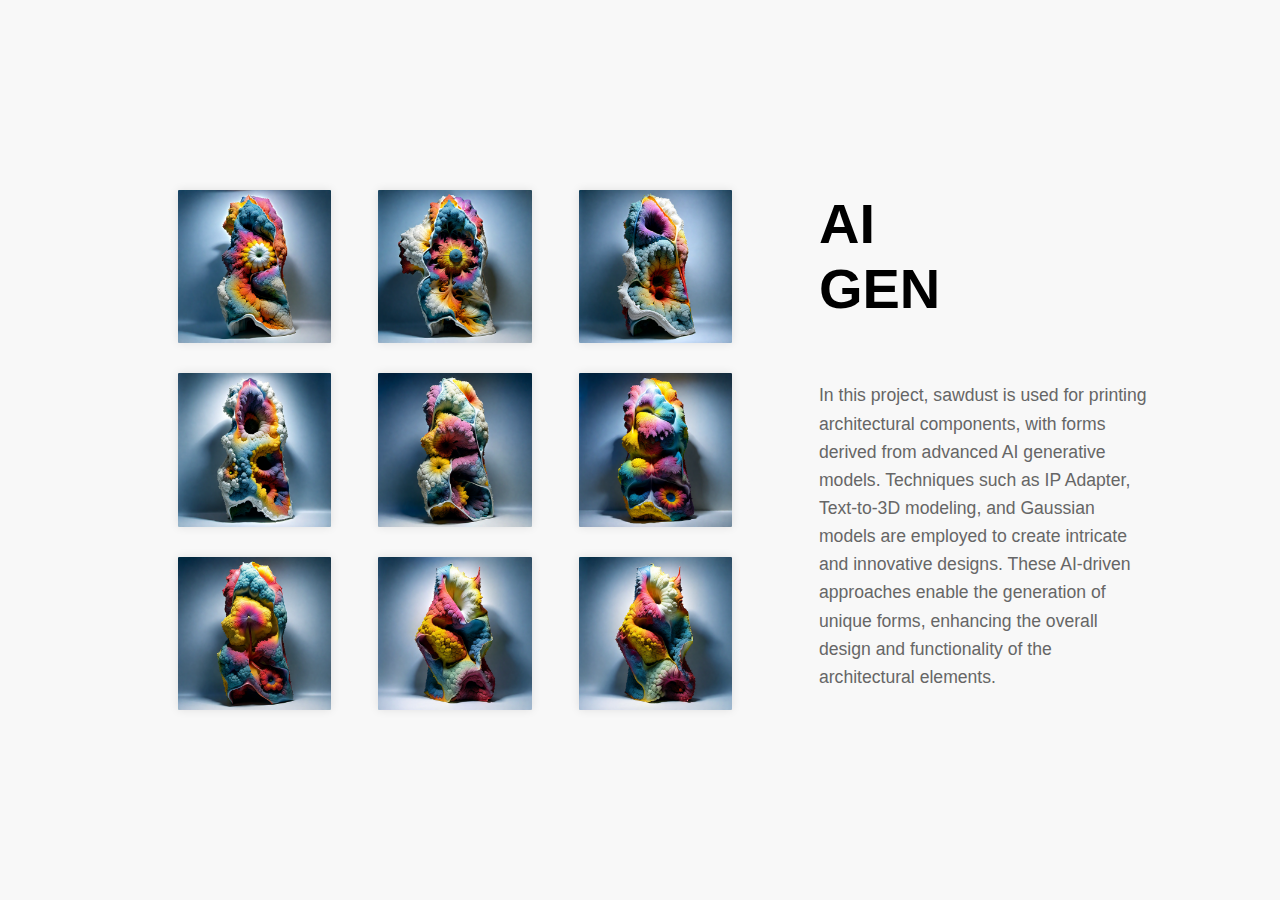
<file: Webpage_03.html>
<!DOCTYPE html>
<html>

<head>
    <title>AI GEN</title>
    <link rel="stylesheet" href="https://cdn.jsdelivr.net/npm/swiper@11/swiper-bundle.min.css" />
    <script src="https://cdn.jsdelivr.net/npm/swiper@11/swiper-bundle.min.js"></script>
    <style>
        body {
            font-family: Arial, sans-serif;
            background-color: #f8f8f8;
            margin: 0;
            padding: 0;
            display: flex;
            justify-content: center;
            align-items: center;
            height: 100vh;
        }

        .container {
            display: flex;
            justify-content: space-between;
            align-items: center;
            width: 80%;
            max-width: 1200px;
            margin: 50px 50px 50px 50px;
        }

        .image-grid {
            display: grid;
            grid-template-columns: repeat(3, 1fr);
            grid-gap: 30px;
            width: 60%;
            padding: 50px 50px 50px 50px;
        }

        .image-grid img {
            width: 90%;
            height: auto;
            border-radius: 1px;
            box-shadow: 0 0 10px rgba(0, 0, 0, 0.1);
        }

        .text-content {
            width: 35%;
            padding-left: 20px;
            display: flex;
            flex-direction: column;
            justify-content: center;
            
        }

        .text-content h1 {
            font-size: 3.5em;
            margin: 0px;
        }

        .text-content p {
            font-size: 1.1em;
            margin-top: 60px;
            color: #666;
            line-height: 1.6em;
        }

        .swiper-button-prev,
        .swiper-button-next {
            color: black;
        }
    </style>
</head>

<body>
    <div class="container">
        <div class="image-grid">
            <img src="images/front_00001_.png" alt="Slide 1">
            <img src="images/front_00002_.png" alt="Slide 2">
            <img src="images/front_00003_.png" alt="Slide 3">
            <img src="images/front_00004_.png" alt="Slide 4">
            <img src="images/front_00005_.png" alt="Slide 5">
            <img src="images/front_00006_.png" alt="Slide 6">
            <img src="images/front_00007_.png" alt="Slide 7">
            <img src="images/front_00008_.png" alt="Slide 8">
            <img src="images/front_00009_.png" alt="Slide 9">
            
        </div>

        <div class="text-content">
            <h1>AI </h1>
            <h1>GEN</h1>
            
            <p>
                In this project, sawdust is used for printing architectural components, with forms derived from advanced AI generative models. Techniques such as IP Adapter, Text-to-3D modeling, and Gaussian models are employed to create intricate and innovative designs. These AI-driven approaches enable the generation of unique forms, enhancing the overall design and functionality of the architectural elements.
            </p>
        </div>
    </div>

</body>

</html>
</file>
